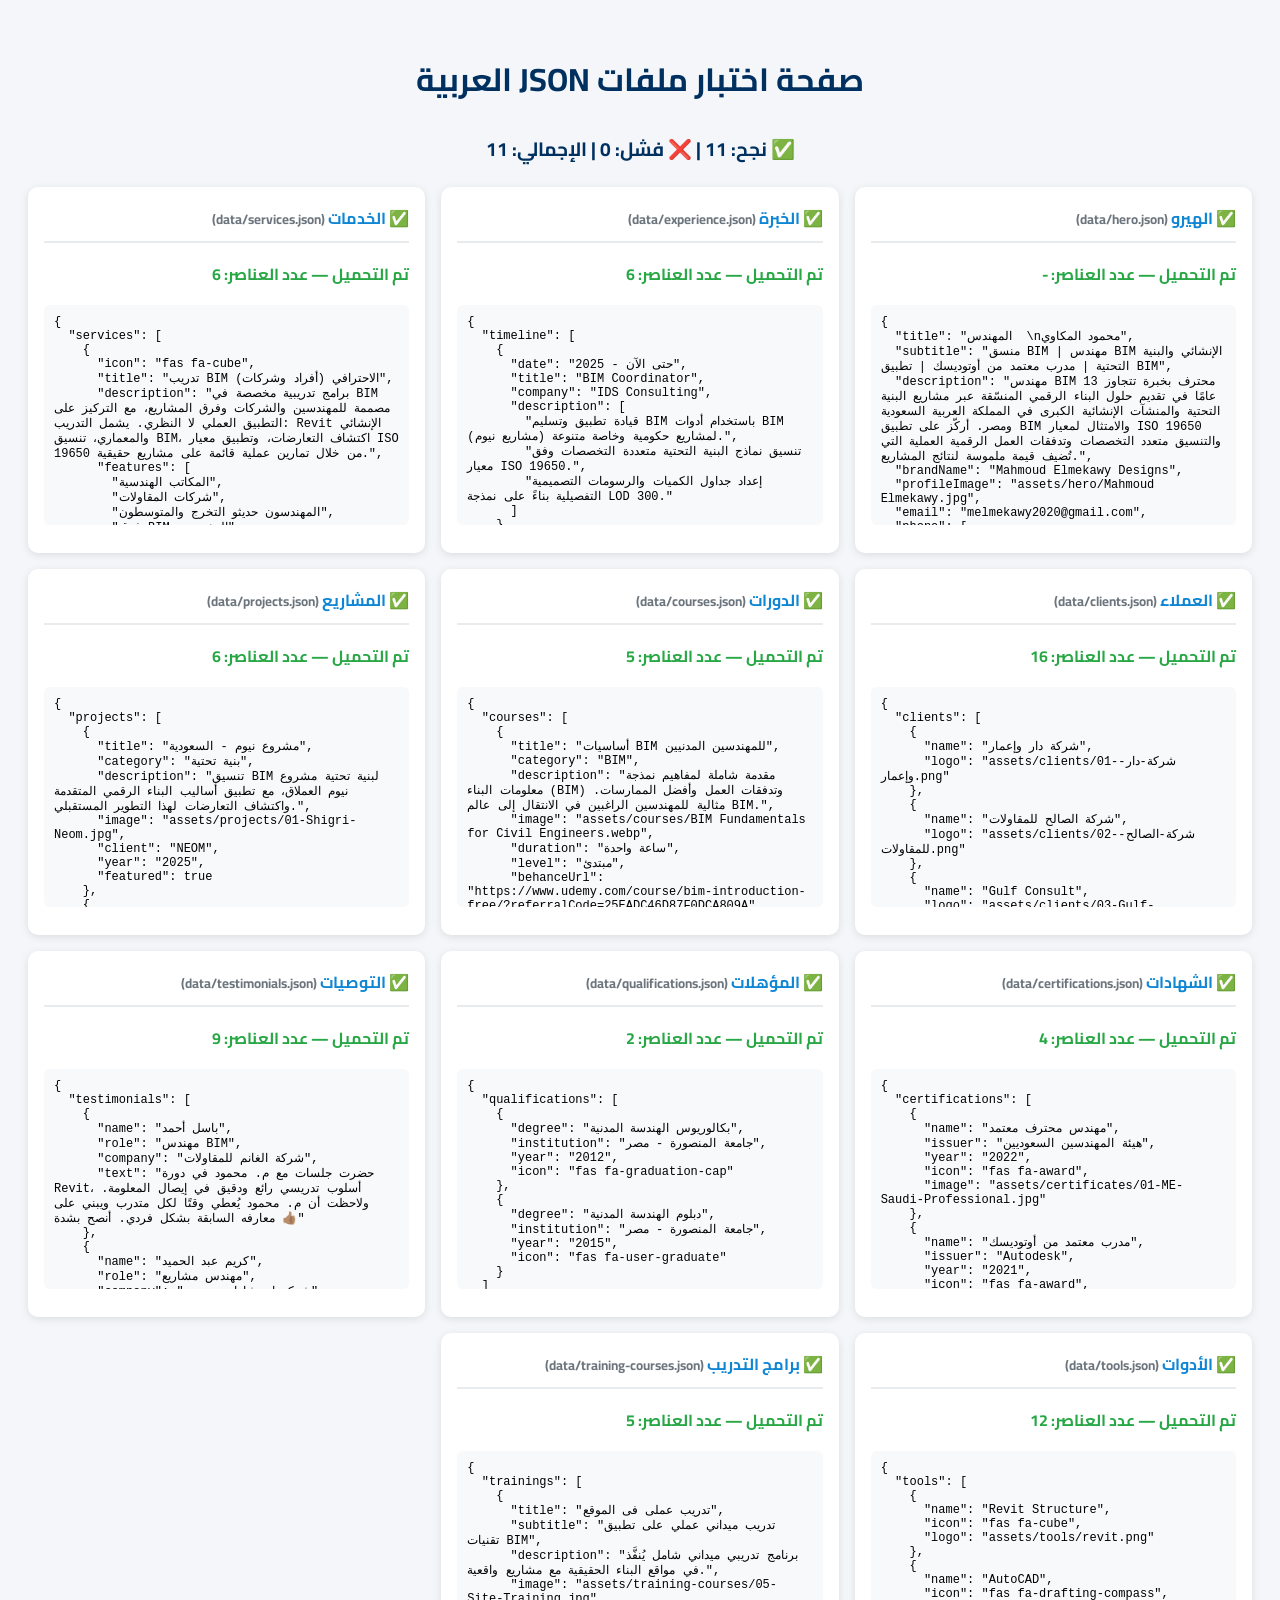
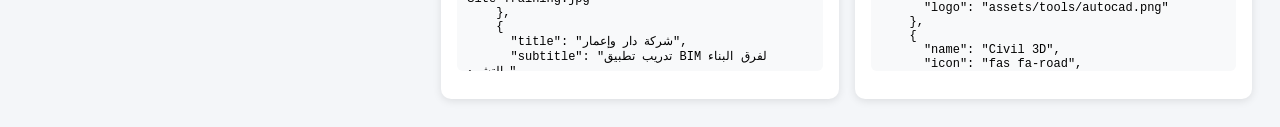
<file: test.html>
<!DOCTYPE html>
<html lang="ar" dir="rtl">
<head>
    <meta charset="UTF-8">
    <title>اختبار ملفات JSON</title>
    <link href="https://fonts.googleapis.com/css2?family=Cairo:wght@400;600;700&display=swap" rel="stylesheet">
    <style>
        body { font-family: 'Cairo', sans-serif; background: #f4f6f9; padding: 20px; direction: rtl; }
        h1 { color: #003060; text-align: center; }
        .grid { display: grid; grid-template-columns: repeat(auto-fit, minmax(320px, 1fr)); gap: 16px; margin-top: 20px; }
        .card { background: white; border-radius: 10px; padding: 16px; box-shadow: 0 2px 8px rgba(0,0,0,0.1); }
        .card h2 { color: #0e86d4; margin: 0 0 10px; font-size: 1rem; border-bottom: 2px solid #e9ecef; padding-bottom: 8px; }
        .ok { color: #28a745; font-weight: 700; }
        .err { color: #dc3545; font-weight: 700; }
        pre { font-size: 0.75rem; max-height: 200px; overflow: auto; background: #f8f9fa; padding: 10px; border-radius: 6px; text-align: left; direction: ltr; white-space: pre-wrap; }
        .summary { text-align: center; margin: 20px 0; font-size: 1.2rem; font-weight: 700; color: #003060; }
    </style>
</head>
<body>
    <h1>صفحة اختبار ملفات JSON العربية</h1>
    <div class="summary" id="summary">جاري التحميل...</div>
    <div class="grid" id="output"></div>

    <script>
        const files = [
            { name: 'الهيرو', path: 'data/hero.json' },
            { name: 'الخبرة', path: 'data/experience.json' },
            { name: 'الخدمات', path: 'data/services.json' },
            { name: 'العملاء', path: 'data/clients.json' },
            { name: 'الدورات', path: 'data/courses.json' },
            { name: 'المشاريع', path: 'data/projects.json' },
            { name: 'الشهادات', path: 'data/certifications.json' },
            { name: 'المؤهلات', path: 'data/qualifications.json' },
            { name: 'التوصيات', path: 'data/testimonials.json' },
            { name: 'الأدوات', path: 'data/tools.json' },
            { name: 'برامج التدريب', path: 'data/training-courses.json' },
        ];

        async function testAll() {
            const output = document.getElementById('output');
            let passed = 0, failed = 0;

            for (const file of files) {
                const card = document.createElement('div');
                card.className = 'card';
                try {
                    const res = await fetch(file.path);
                    if (!res.ok) throw new Error(`HTTP ${res.status}`);
                    const data = await res.json();
                    const keys = Object.keys(data);
                    const firstKey = keys[0];
                    const count = Array.isArray(data[firstKey]) ? data[firstKey].length : '-';
                    card.innerHTML = `
                        <h2>✅ ${file.name} <small style="color:#6c757d">(${file.path})</small></h2>
                        <p class="ok">تم التحميل — عدد العناصر: <strong>${count}</strong></p>
                        <pre>${JSON.stringify(data, null, 2)}</pre>
                    `;
                    passed++;
                } catch (err) {
                    card.innerHTML = `
                        <h2>❌ ${file.name} <small style="color:#6c757d">(${file.path})</small></h2>
                        <p class="err">خطأ: ${err.message}</p>
                    `;
                    failed++;
                }
                output.appendChild(card);
            }

            document.getElementById('summary').textContent =
                `✅ نجح: ${passed} | ❌ فشل: ${failed} | الإجمالي: ${files.length}`;
        }

        testAll();
    </script>
</body>
</html>
</file>
